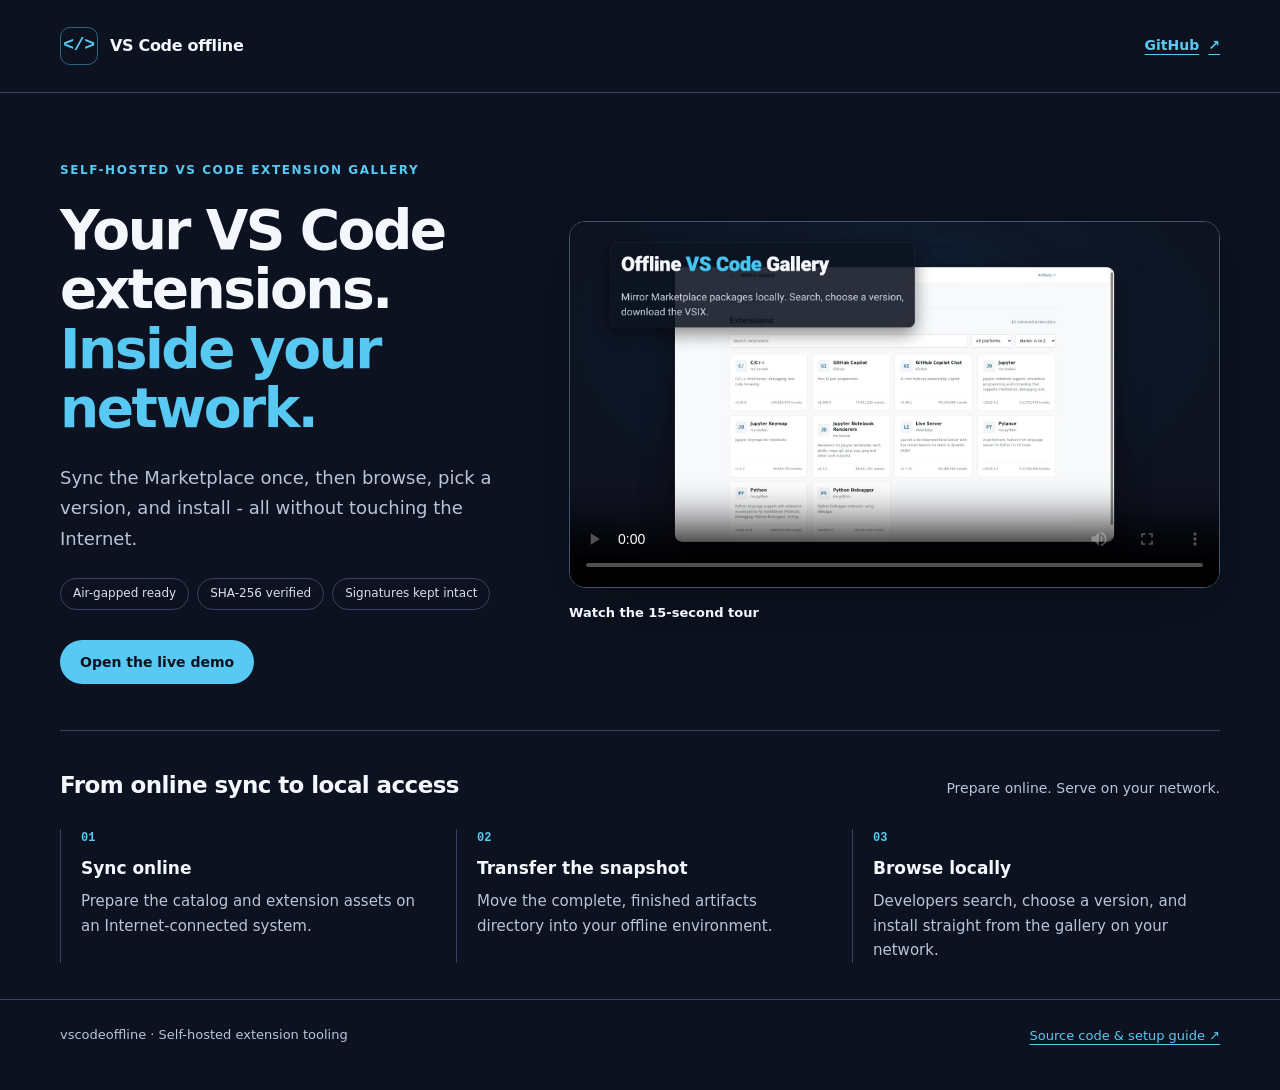
<file: docs/index.html>
<!doctype html>
<html lang="en">
  <head>
    <meta charset="utf-8" />
    <meta name="viewport" content="width=device-width, initial-scale=1" />
    <meta
      name="description"
      content="The VS Code extension gallery that runs entirely on your network. Sync once, then browse, pick a version, and install - no Internet required."
    />
    <meta name="theme-color" content="#0c1220" />
    <title>VS Code offline | vscodeoffline</title>
    <meta property="og:type" content="website">
    <meta property="og:image" content="https://urlcallapp.github.io/vscodeoffline/og-thumbnail.jpg">
    <meta property="og:image:secure_url" content="https://urlcallapp.github.io/vscodeoffline/og-thumbnail.jpg">
    <meta property="og:image:type" content="image/jpeg">
    <meta property="og:image:width" content="1200">
    <meta property="og:image:height" content="630">
    <meta property="og:image:alt" content="VS Code offline - self-hosted VS Code extension gallery">
    <meta name="twitter:card" content="summary_large_image">
    <style>
      :root {
        color-scheme: dark;
        --bg: #0c1220;
        --panel: #131e30;
        --ink: #f4f7fc;
        --muted: #b8c5d8;
        --line: #34445e;
        --accent: #57c9f2;
        --focus: #ffdb83;
      }
      * {
        box-sizing: border-box;
      }
      html {
        scroll-padding-top: 24px;
      }
      body {
        margin: 0;
        background: var(--bg);
        color: var(--ink);
        font-family:
          system-ui,
          -apple-system,
          "Segoe UI",
          sans-serif;
        font-size: 16px;
        line-height: 1.65;
      }
      a {
        color: var(--accent);
        text-underline-offset: 4px;
      }
      a:hover {
        text-decoration-thickness: 2px;
      }
      a:focus-visible,
      summary:focus-visible,
      video:focus-visible {
        outline: 3px solid var(--focus);
        outline-offset: 5px;
        border-radius: 4px;
      }
      a,
      summary {
        -webkit-tap-highlight-color: transparent;
      }
      .wrap {
        width: min(1160px, 100% - 64px);
        margin-inline: auto;
      }
      .sr-only {
        position: absolute;
        width: 1px;
        height: 1px;
        padding: 0;
        margin: -1px;
        overflow: hidden;
        clip: rect(0 0 0 0);
        clip-path: inset(50%);
        white-space: nowrap;
        border: 0;
      }
      .skip {
        position: absolute;
        top: 12px;
        left: 16px;
        transform: translateY(-180%);
        z-index: 10;
        background: var(--focus);
        color: #0c1220;
        padding: 10px 18px;
        font-weight: 700;
      }
      .skip:focus {
        transform: none;
      }
      header {
        border-bottom: 1px solid var(--line);
      }
      nav {
        display: flex;
        align-items: center;
        justify-content: space-between;
        gap: 20px;
        min-height: 92px;
      }
      .brand {
        display: flex;
        align-items: center;
        gap: 12px;
        font-weight: 650;
        letter-spacing: -0.02em;
      }
      .mark {
        display: grid;
        place-items: center;
        width: 38px;
        height: 38px;
        border: 1px solid #2e6484;
        border-radius: 10px;
        color: var(--accent);
        font-family: monospace;
        font-size: 18px;
        flex: none;
      }
      .demo-btn {
        display: inline-flex;
        align-items: center;
        gap: 9px;
        min-height: 44px;
        font-size: 14px;
        font-weight: 600;
        white-space: nowrap;
        background: var(--accent);
        color: #0c1220;
        text-decoration: none;
        padding: 0 20px;
        border-radius: 100px;
      }
      .demo-btn:hover {
        text-decoration: none;
        filter: brightness(1.1);
      }
      .hero-actions {
        margin: 30px 0 0;
      }
      .repo {
        display: inline-flex;
        align-items: center;
        gap: 9px;
        min-height: 44px;
        font-size: 14px;
        font-weight: 600;
        white-space: nowrap;
      }
      .hero {
        padding: 68px 0 46px;
        display: grid;
        grid-template-columns: 0.85fr 1.2fr;
        align-items: center;
        gap: 48px;
      }
      .eyebrow {
        font-size: 12px;
        font-weight: 700;
        letter-spacing: 0.13em;
        text-transform: uppercase;
        color: var(--accent);
        margin: 0 0 20px;
      }
      .hero h1 {
        font-size: clamp(36px, 4.3vw, 56px);
        line-height: 1.08;
        letter-spacing: -0.045em;
        margin: 0 0 24px;
        font-weight: 700;
        max-width: 12ch;
      }
      .hero h1 span {
        display: block;
        color: var(--accent);
      }
      .intro {
        font-size: 18px;
        line-height: 1.7;
        color: var(--muted);
        max-width: 38ch;
        margin: 0;
      }
      .tags {
        display: flex;
        flex-wrap: wrap;
        gap: 8px;
        margin-top: 24px;
      }
      .tag {
        font-size: 12px;
        color: #d6e1ef;
        border: 1px solid var(--line);
        border-radius: 100px;
        padding: 5px 12px;
      }
      .demo {
        min-width: 0;
        margin: 0;
      }
      .video-frame {
        background: #000;
        border: 1px solid #43546e;
        border-radius: 16px;
        overflow: hidden;
        box-shadow: 0 18px 60px #0004;
      }
      video {
        width: 100%;
        aspect-ratio: 16/9;
        display: block;
        object-fit: contain;
      }
      video::cue {
        background: #08101bf2;
        color: white;
        font-size: 1em;
      }
      .caption {
        display: flex;
        justify-content: space-between;
        gap: 12px;
        align-items: start;
        font-size: 13px;
        color: var(--muted);
        padding-top: 14px;
      }
      .caption strong {
        color: var(--ink);
        font-weight: 600;
      }
      .section {
        padding: 36px 0;
        border-top: 1px solid var(--line);
      }
      .section-head {
        display: flex;
        align-items: baseline;
        gap: 16px;
        justify-content: space-between;
        margin-bottom: 24px;
      }
      h2 {
        font-size: 23px;
        letter-spacing: -0.025em;
        margin: 0;
        font-weight: 650;
      }
      .section-head p {
        font-size: 14px;
        color: var(--muted);
        margin: 0;
      }
      .steps {
        list-style: none;
        display: grid;
        grid-template-columns: repeat(3, 1fr);
        gap: 28px;
        padding: 0;
        margin: 0;
        counter-reset: steps;
      }
      .steps li {
        counter-increment: steps;
        border-left: 1px solid var(--line);
        padding-left: 20px;
      }
      .steps li::before {
        content: "0" counter(steps);
        display: block;
        font:
          600 12px/1.5 ui-monospace,
          monospace;
        color: var(--accent);
        margin-bottom: 10px;
      }
      .steps h3 {
        font-size: 17px;
        line-height: 1.4;
        margin: 0 0 8px;
      }
      .steps p {
        color: var(--muted);
        font-size: 15px;
        margin: 0;
        max-width: 36ch;
      }
      footer {
        border-top: 1px solid var(--line);
        padding: 24px 0 32px;
        color: var(--muted);
        font-size: 13px;
      }
      .foot {
        display: flex;
        justify-content: space-between;
        gap: 16px;
        flex-wrap: wrap;
      }
      .foot p {
        margin: 0;
      }
      .foot a {
        min-height: 44px;
        display: inline-flex;
        align-items: center;
        margin-top: -10px;
      }
      @media (min-width: 1500px) {
        .hero {
          padding-top: 88px;
          padding-bottom: 66px;
        }
      }
      @media (max-width: 900px) {
        .hero {
          grid-template-columns: 1fr;
          gap: 32px;
          padding-top: 40px;
        }
        .hero h1 {
          max-width: 20ch;
          font-size: 46px;
        }
        .intro {
          max-width: 58ch;
        }
        .hero h1 span {
          display: inline;
        }
        .hero h1 span::before {
          content: " ";
        }
        .tags {
          margin-top: 20px;
        }
        .demo {
          width: 100%;
        }
        .section-head {
          display: block;
        }
        .section-head p {
          margin-top: 6px;
        }
      }
      @media (max-width: 560px) {
        .wrap {
          width: calc(100% - 36px);
        }
        nav {
          min-height: 80px;
          gap: 12px;
        }
        .brand {
          font-size: 14px;
          gap: 9px;
        }
        .mark {
          width: 32px;
          height: 32px;
          font-size: 16px;
        }
        .repo {
          font-size: 13px;
        }
        .hero {
          padding-top: 32px;
          padding-bottom: 32px;
          gap: 28px;
        }
        .eyebrow {
          font-size: 11px;
          margin-bottom: 16px;
        }
        .hero h1 {
          font-size: 36px;
          max-width: 15ch;
          margin-bottom: 18px;
        }
        .intro {
          font-size: 16px;
        }
        .tags {
          gap: 6px;
        }
        .tag {
          font-size: 11px;
          padding: 4px 9px;
        }
        .video-frame {
          border-radius: 10px;
        }
        .caption {
          font-size: 12px;
          flex-wrap: wrap;
          gap: 4px;
        }
        h2 {
          font-size: 21px;
        }
        .section {
          padding: 28px 0;
        }
        .steps {
          grid-template-columns: 1fr;
          gap: 24px;
        }
        .steps li {
          padding-left: 16px;
        }
        .steps li::before {
          margin-bottom: 6px;
        }
        .steps p {
          max-width: none;
        }
        .foot {
          display: block;
        }
        .foot a {
          margin-top: 8px;
        }
        .section-head {
          margin-bottom: 20px;
        }
      }
      @media (forced-colors: active) {
        a:focus-visible,
        summary:focus-visible,
        video:focus-visible {
          outline: 3px solid Highlight;
        }
        .video-frame,
        .tag,
        .mark {
          border: 1px solid CanvasText;
        }
      }
    </style>
  </head>
  <body>
    <a class="skip" href="#main">Skip to content</a>
    <header>
      <nav class="wrap" aria-label="Project">
        <div class="brand">
          <span class="mark" aria-hidden="true">&lt;/&gt;</span
          ><span>VS Code offline</span>
        </div>
        <a class="repo" href="https://github.com/urlcallapp/vscodeoffline"
          >GitHub <span aria-hidden="true">↗</span></a
        >
      </nav>
    </header>
    <main class="wrap" id="main" tabindex="-1">
      <section class="hero" aria-labelledby="title">
        <div>
          <p class="eyebrow">Self-hosted VS Code extension gallery</p>
          <h1 id="title">
            Your VS Code extensions. <span>Inside your network.</span>
          </h1>
          <p class="intro">
            Sync the Marketplace once, then browse, pick a version, and
            install - all without touching the Internet.
          </p>
          <div class="tags" aria-label="Project highlights">
            <span class="tag">Air-gapped ready</span
            ><span class="tag">SHA-256 verified</span
            ><span class="tag">Signatures kept intact</span>
          </div>
          <p class="hero-actions">
            <a class="demo-btn" href="demo/">Open the live demo</a>
          </p>
        </div>
        <figure class="demo">
          <div class="video-frame">
            <video
              controls
              controlsList="nodownload"
              playsinline
              preload="metadata"
              poster="poster.jpg"
              aria-label="VS Code offline gallery demo"
              aria-describedby="video-caption video-desc"
            >
              <source src="demo.mp4" type="video/mp4" />
              <track
                kind="captions"
                src="captions.en.vtt"
                srclang="en"
                label="English"
                default
              />
              <p>Your browser does not support embedded video.</p>
            </video>
          </div>
          <figcaption class="caption" id="video-caption">
            <span><strong>Watch the 15-second tour</strong></span><span class="sr-only" id="video-desc">The demo opens with "Your VS Code extensions, on your own network", shows an extension catalog with cards and local search, and closes with "Your extension catalog. Available locally."</span>
          </figcaption>
        </figure>
      </section>
      <section class="section" aria-labelledby="workflow">
        <div class="section-head">
          <h2 id="workflow">From online sync to local access</h2>
          <p>Prepare online. Serve on your network.</p>
        </div>
        <ol class="steps">
          <li>
            <h3>Sync online</h3>
            <p>
              Prepare the catalog and extension assets on an Internet-connected
              system.
            </p>
          </li>
          <li>
            <h3>Transfer the snapshot</h3>
            <p>
              Move the complete, finished artifacts directory into your offline
              environment.
            </p>
          </li>
          <li>
            <h3>Browse locally</h3>
            <p>
              Developers search, choose a version, and install straight from
              the gallery on your network.
            </p>
          </li>
        </ol>
      </section>
    </main>
    <footer>
      <div class="wrap foot">
        <p>vscodeoffline · Self-hosted extension tooling</p>
        <a href="https://github.com/urlcallapp/vscodeoffline"
          >Source code &amp; setup guide
          <span aria-hidden="true">&nbsp;↗</span></a
        >
      </div>
    </footer>
  </body>
</html>
</file>
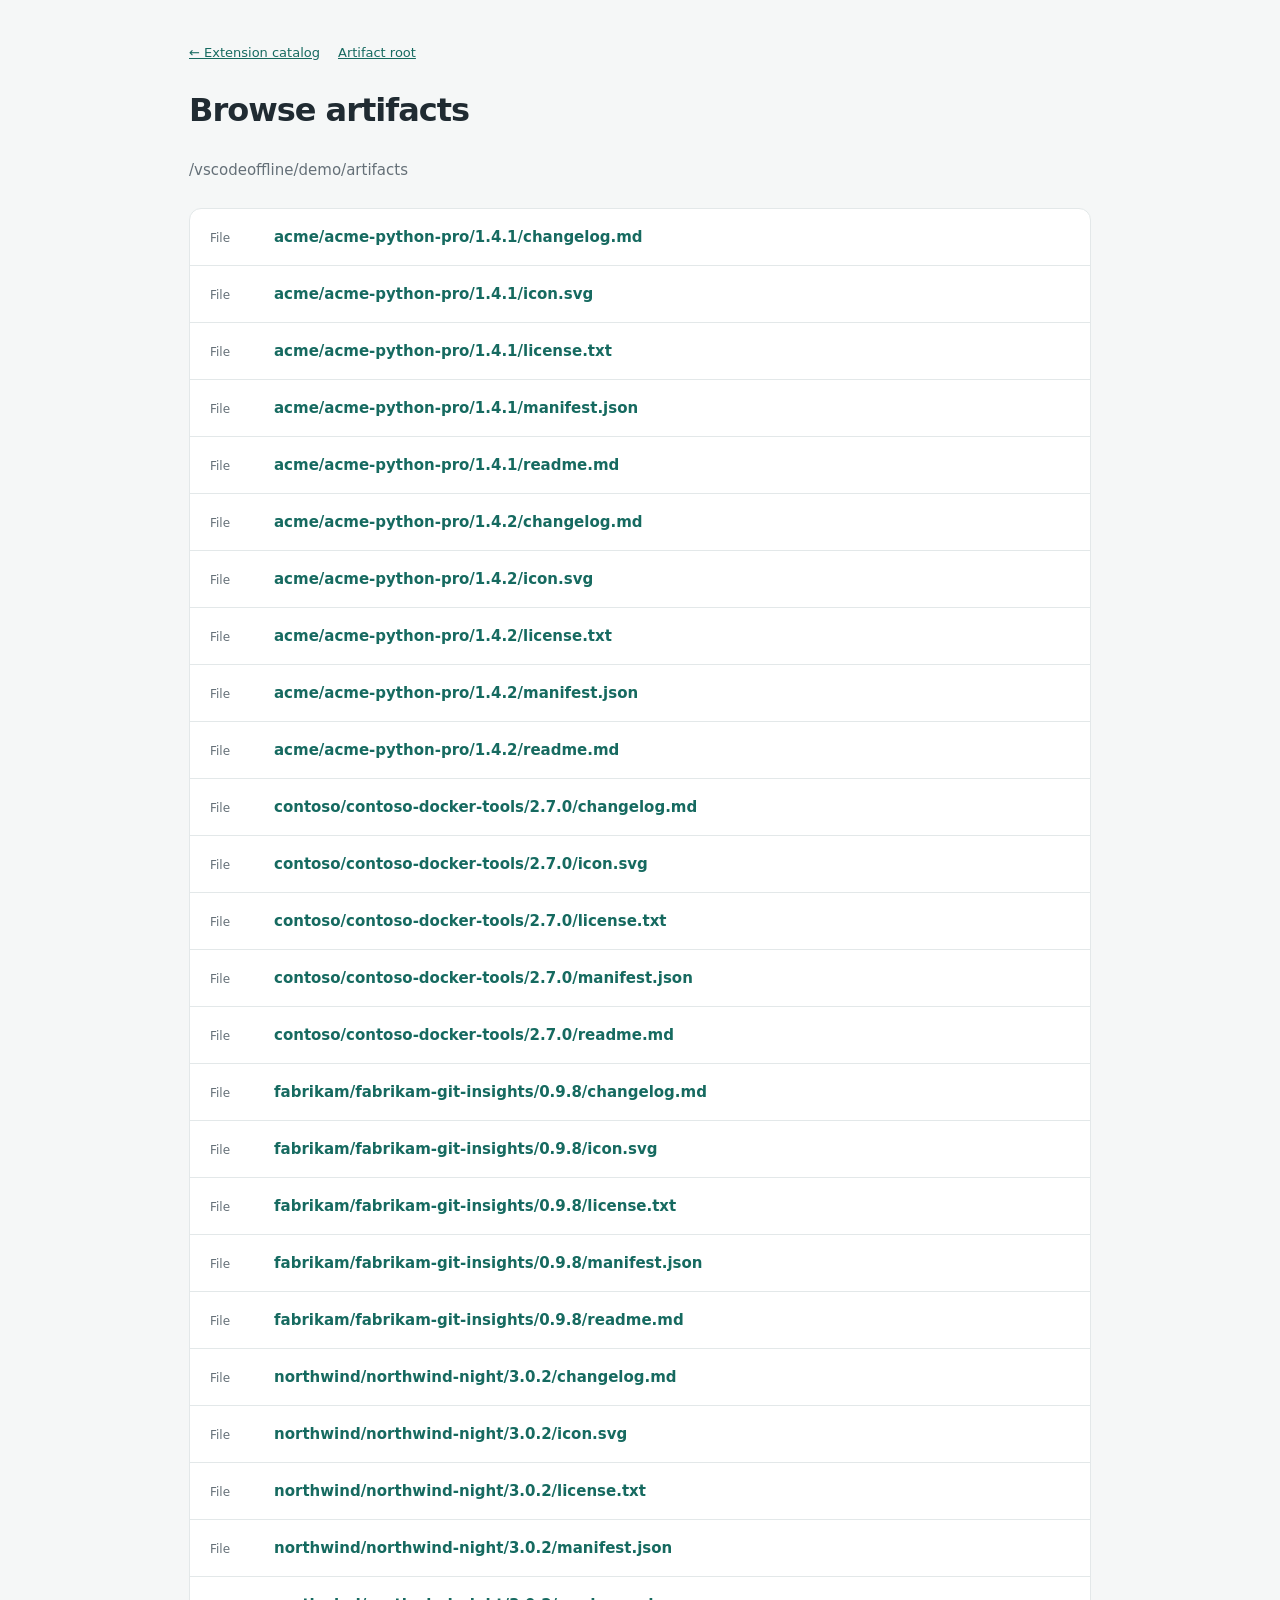
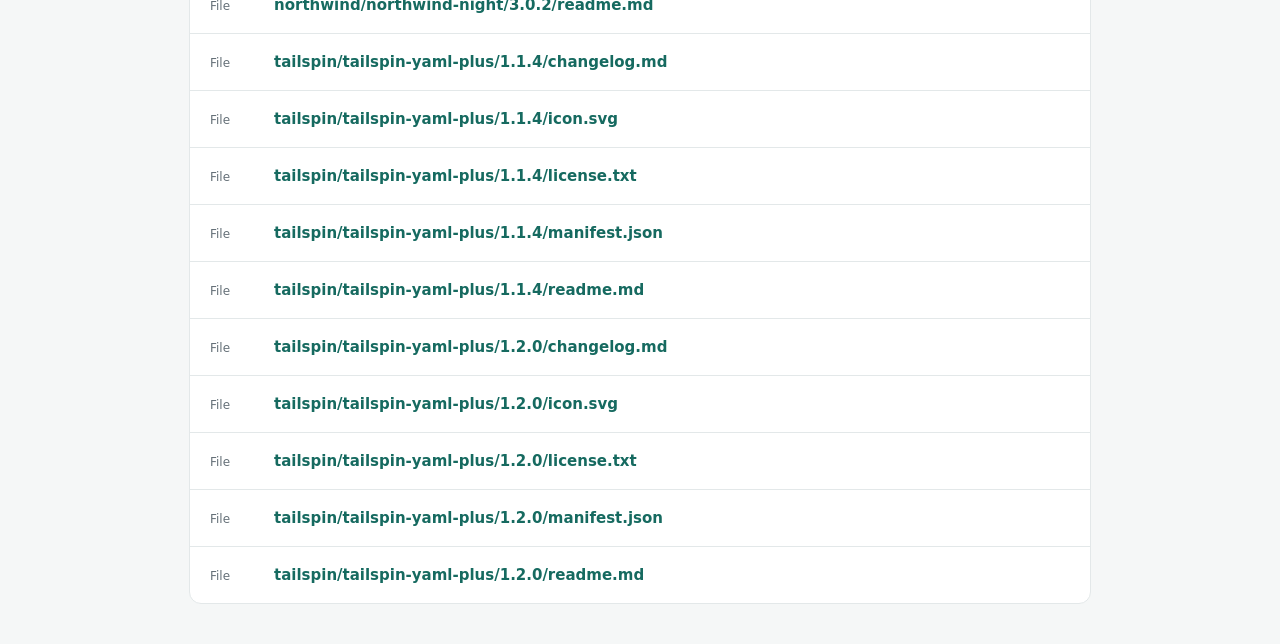
<file: docs/demo/browse/index.html>
<!doctype html><html lang="en"><head><meta charset="utf-8"><meta name="viewport" content="width=device-width,initial-scale=1"><title>Artifacts | Offline Gallery</title><style>*{box-sizing:border-box}body{margin:0;background:#f5f7f7;color:#202b32;font:15px/1.6 system-ui,sans-serif}main{max-width:950px;margin:40px auto;padding:0 24px}h1{letter-spacing:-1px;font-size:32px}a{color:#166a60}.path{overflow-wrap:anywhere;color:#657078}.listing{margin-top:26px;background:white;border:1px solid #e3e8e9;border-radius:12px;overflow:hidden}.file-row{display:flex;gap:24px;align-items:baseline;padding:16px 20px;border-bottom:1px solid #e3e8e9;text-decoration:none;min-height:52px}.file-row:last-child{border:0}.file-row:hover{background:#edf5f2}.file-row span{color:#657078;font-size:12px;min-width:40px}.file-row strong{font-weight:550;overflow-wrap:anywhere;min-width:0}.empty{padding:20px}nav a{margin-right:18px;font-size:13px}@media(max-width:500px){main{margin:24px auto;padding:0 18px}.file-row{gap:12px;padding:14px}}</style></head><body><main><nav><a href="../">← Extension catalog</a><a href="./">Artifact root</a></nav><h1>Browse artifacts</h1><p class="path">/vscodeoffline/demo/artifacts</p><div class="listing"><a class="file-row" href="../artifacts/acme/acme-python-pro/1.4.1/changelog.md"><span>File</span><strong>acme/acme-python-pro/1.4.1/changelog.md</strong></a>
<a class="file-row" href="../artifacts/acme/acme-python-pro/1.4.1/icon.svg"><span>File</span><strong>acme/acme-python-pro/1.4.1/icon.svg</strong></a>
<a class="file-row" href="../artifacts/acme/acme-python-pro/1.4.1/license.txt"><span>File</span><strong>acme/acme-python-pro/1.4.1/license.txt</strong></a>
<a class="file-row" href="../artifacts/acme/acme-python-pro/1.4.1/manifest.json"><span>File</span><strong>acme/acme-python-pro/1.4.1/manifest.json</strong></a>
<a class="file-row" href="../artifacts/acme/acme-python-pro/1.4.1/readme.md"><span>File</span><strong>acme/acme-python-pro/1.4.1/readme.md</strong></a>
<a class="file-row" href="../artifacts/acme/acme-python-pro/1.4.2/changelog.md"><span>File</span><strong>acme/acme-python-pro/1.4.2/changelog.md</strong></a>
<a class="file-row" href="../artifacts/acme/acme-python-pro/1.4.2/icon.svg"><span>File</span><strong>acme/acme-python-pro/1.4.2/icon.svg</strong></a>
<a class="file-row" href="../artifacts/acme/acme-python-pro/1.4.2/license.txt"><span>File</span><strong>acme/acme-python-pro/1.4.2/license.txt</strong></a>
<a class="file-row" href="../artifacts/acme/acme-python-pro/1.4.2/manifest.json"><span>File</span><strong>acme/acme-python-pro/1.4.2/manifest.json</strong></a>
<a class="file-row" href="../artifacts/acme/acme-python-pro/1.4.2/readme.md"><span>File</span><strong>acme/acme-python-pro/1.4.2/readme.md</strong></a>
<a class="file-row" href="../artifacts/contoso/contoso-docker-tools/2.7.0/changelog.md"><span>File</span><strong>contoso/contoso-docker-tools/2.7.0/changelog.md</strong></a>
<a class="file-row" href="../artifacts/contoso/contoso-docker-tools/2.7.0/icon.svg"><span>File</span><strong>contoso/contoso-docker-tools/2.7.0/icon.svg</strong></a>
<a class="file-row" href="../artifacts/contoso/contoso-docker-tools/2.7.0/license.txt"><span>File</span><strong>contoso/contoso-docker-tools/2.7.0/license.txt</strong></a>
<a class="file-row" href="../artifacts/contoso/contoso-docker-tools/2.7.0/manifest.json"><span>File</span><strong>contoso/contoso-docker-tools/2.7.0/manifest.json</strong></a>
<a class="file-row" href="../artifacts/contoso/contoso-docker-tools/2.7.0/readme.md"><span>File</span><strong>contoso/contoso-docker-tools/2.7.0/readme.md</strong></a>
<a class="file-row" href="../artifacts/fabrikam/fabrikam-git-insights/0.9.8/changelog.md"><span>File</span><strong>fabrikam/fabrikam-git-insights/0.9.8/changelog.md</strong></a>
<a class="file-row" href="../artifacts/fabrikam/fabrikam-git-insights/0.9.8/icon.svg"><span>File</span><strong>fabrikam/fabrikam-git-insights/0.9.8/icon.svg</strong></a>
<a class="file-row" href="../artifacts/fabrikam/fabrikam-git-insights/0.9.8/license.txt"><span>File</span><strong>fabrikam/fabrikam-git-insights/0.9.8/license.txt</strong></a>
<a class="file-row" href="../artifacts/fabrikam/fabrikam-git-insights/0.9.8/manifest.json"><span>File</span><strong>fabrikam/fabrikam-git-insights/0.9.8/manifest.json</strong></a>
<a class="file-row" href="../artifacts/fabrikam/fabrikam-git-insights/0.9.8/readme.md"><span>File</span><strong>fabrikam/fabrikam-git-insights/0.9.8/readme.md</strong></a>
<a class="file-row" href="../artifacts/northwind/northwind-night/3.0.2/changelog.md"><span>File</span><strong>northwind/northwind-night/3.0.2/changelog.md</strong></a>
<a class="file-row" href="../artifacts/northwind/northwind-night/3.0.2/icon.svg"><span>File</span><strong>northwind/northwind-night/3.0.2/icon.svg</strong></a>
<a class="file-row" href="../artifacts/northwind/northwind-night/3.0.2/license.txt"><span>File</span><strong>northwind/northwind-night/3.0.2/license.txt</strong></a>
<a class="file-row" href="../artifacts/northwind/northwind-night/3.0.2/manifest.json"><span>File</span><strong>northwind/northwind-night/3.0.2/manifest.json</strong></a>
<a class="file-row" href="../artifacts/northwind/northwind-night/3.0.2/readme.md"><span>File</span><strong>northwind/northwind-night/3.0.2/readme.md</strong></a>
<a class="file-row" href="../artifacts/tailspin/tailspin-yaml-plus/1.1.4/changelog.md"><span>File</span><strong>tailspin/tailspin-yaml-plus/1.1.4/changelog.md</strong></a>
<a class="file-row" href="../artifacts/tailspin/tailspin-yaml-plus/1.1.4/icon.svg"><span>File</span><strong>tailspin/tailspin-yaml-plus/1.1.4/icon.svg</strong></a>
<a class="file-row" href="../artifacts/tailspin/tailspin-yaml-plus/1.1.4/license.txt"><span>File</span><strong>tailspin/tailspin-yaml-plus/1.1.4/license.txt</strong></a>
<a class="file-row" href="../artifacts/tailspin/tailspin-yaml-plus/1.1.4/manifest.json"><span>File</span><strong>tailspin/tailspin-yaml-plus/1.1.4/manifest.json</strong></a>
<a class="file-row" href="../artifacts/tailspin/tailspin-yaml-plus/1.1.4/readme.md"><span>File</span><strong>tailspin/tailspin-yaml-plus/1.1.4/readme.md</strong></a>
<a class="file-row" href="../artifacts/tailspin/tailspin-yaml-plus/1.2.0/changelog.md"><span>File</span><strong>tailspin/tailspin-yaml-plus/1.2.0/changelog.md</strong></a>
<a class="file-row" href="../artifacts/tailspin/tailspin-yaml-plus/1.2.0/icon.svg"><span>File</span><strong>tailspin/tailspin-yaml-plus/1.2.0/icon.svg</strong></a>
<a class="file-row" href="../artifacts/tailspin/tailspin-yaml-plus/1.2.0/license.txt"><span>File</span><strong>tailspin/tailspin-yaml-plus/1.2.0/license.txt</strong></a>
<a class="file-row" href="../artifacts/tailspin/tailspin-yaml-plus/1.2.0/manifest.json"><span>File</span><strong>tailspin/tailspin-yaml-plus/1.2.0/manifest.json</strong></a>
<a class="file-row" href="../artifacts/tailspin/tailspin-yaml-plus/1.2.0/readme.md"><span>File</span><strong>tailspin/tailspin-yaml-plus/1.2.0/readme.md</strong></a></div></main></body></html>
</file>
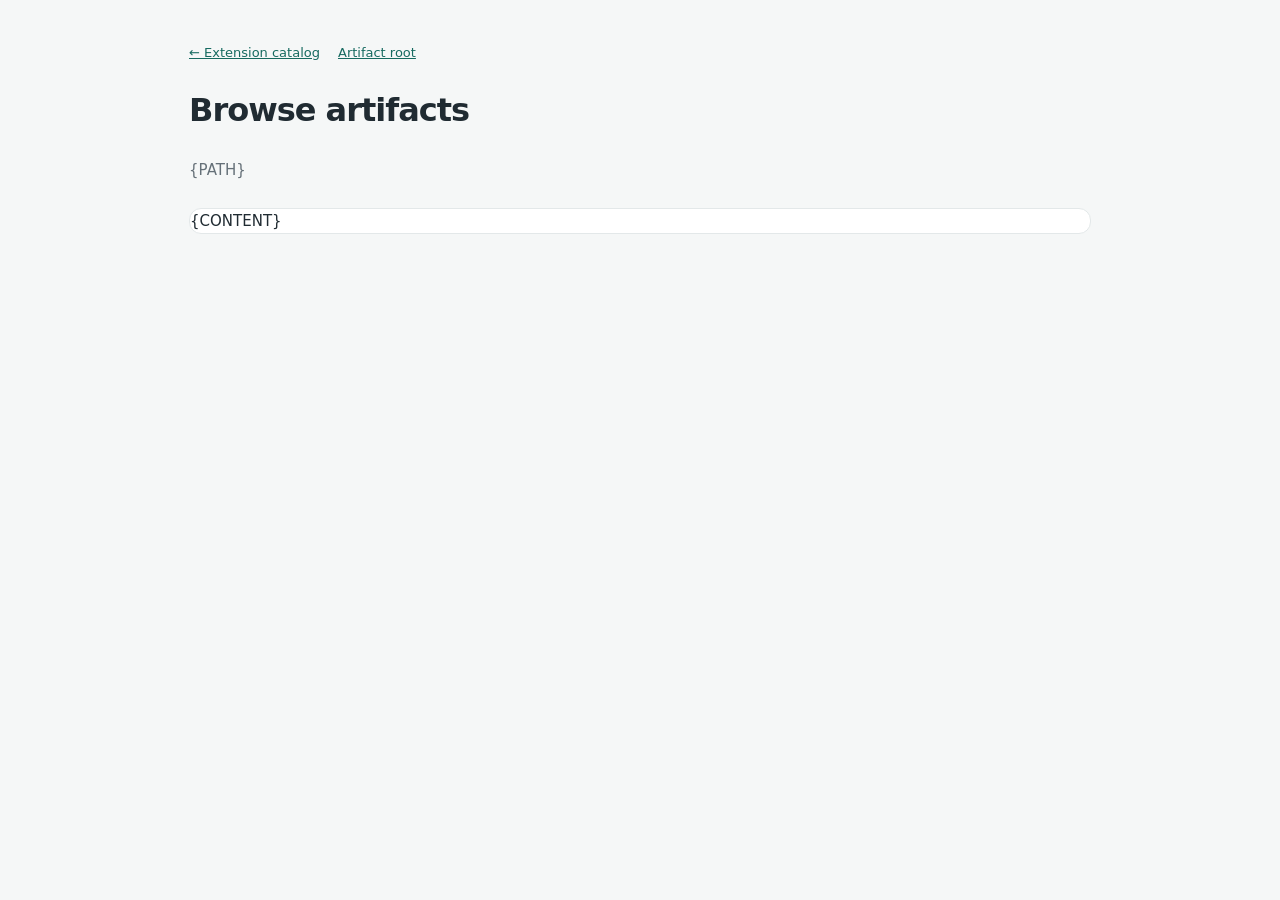
<file: vscoffline/vscgallery/content/browse.html>
<!doctype html><html lang="en"><head><meta charset="utf-8"><meta name="viewport" content="width=device-width,initial-scale=1"><title>Artifacts | Offline Gallery</title><style>*{box-sizing:border-box}body{margin:0;background:#f5f7f7;color:#202b32;font:15px/1.6 system-ui,sans-serif}main{max-width:950px;margin:40px auto;padding:0 24px}h1{letter-spacing:-1px;font-size:32px}a{color:#166a60}.path{overflow-wrap:anywhere;color:#657078}.listing{margin-top:26px;background:white;border:1px solid #e3e8e9;border-radius:12px;overflow:hidden}.file-row{display:flex;gap:24px;align-items:baseline;padding:16px 20px;border-bottom:1px solid #e3e8e9;text-decoration:none;min-height:52px}.file-row:last-child{border:0}.file-row:hover{background:#edf5f2}.file-row span{color:#657078;font-size:12px;min-width:40px}.file-row strong{font-weight:550;overflow-wrap:anywhere;min-width:0}.empty{padding:20px}nav a{margin-right:18px;font-size:13px}@media(max-width:500px){main{margin:24px auto;padding:0 18px}.file-row{gap:12px;padding:14px}}</style></head><body><main><nav><a href="/">← Extension catalog</a><a href="/browse">Artifact root</a></nav><h1>Browse artifacts</h1><p class="path">{PATH}</p><div class="listing">{CONTENT}</div></main></body></html>
</file>
